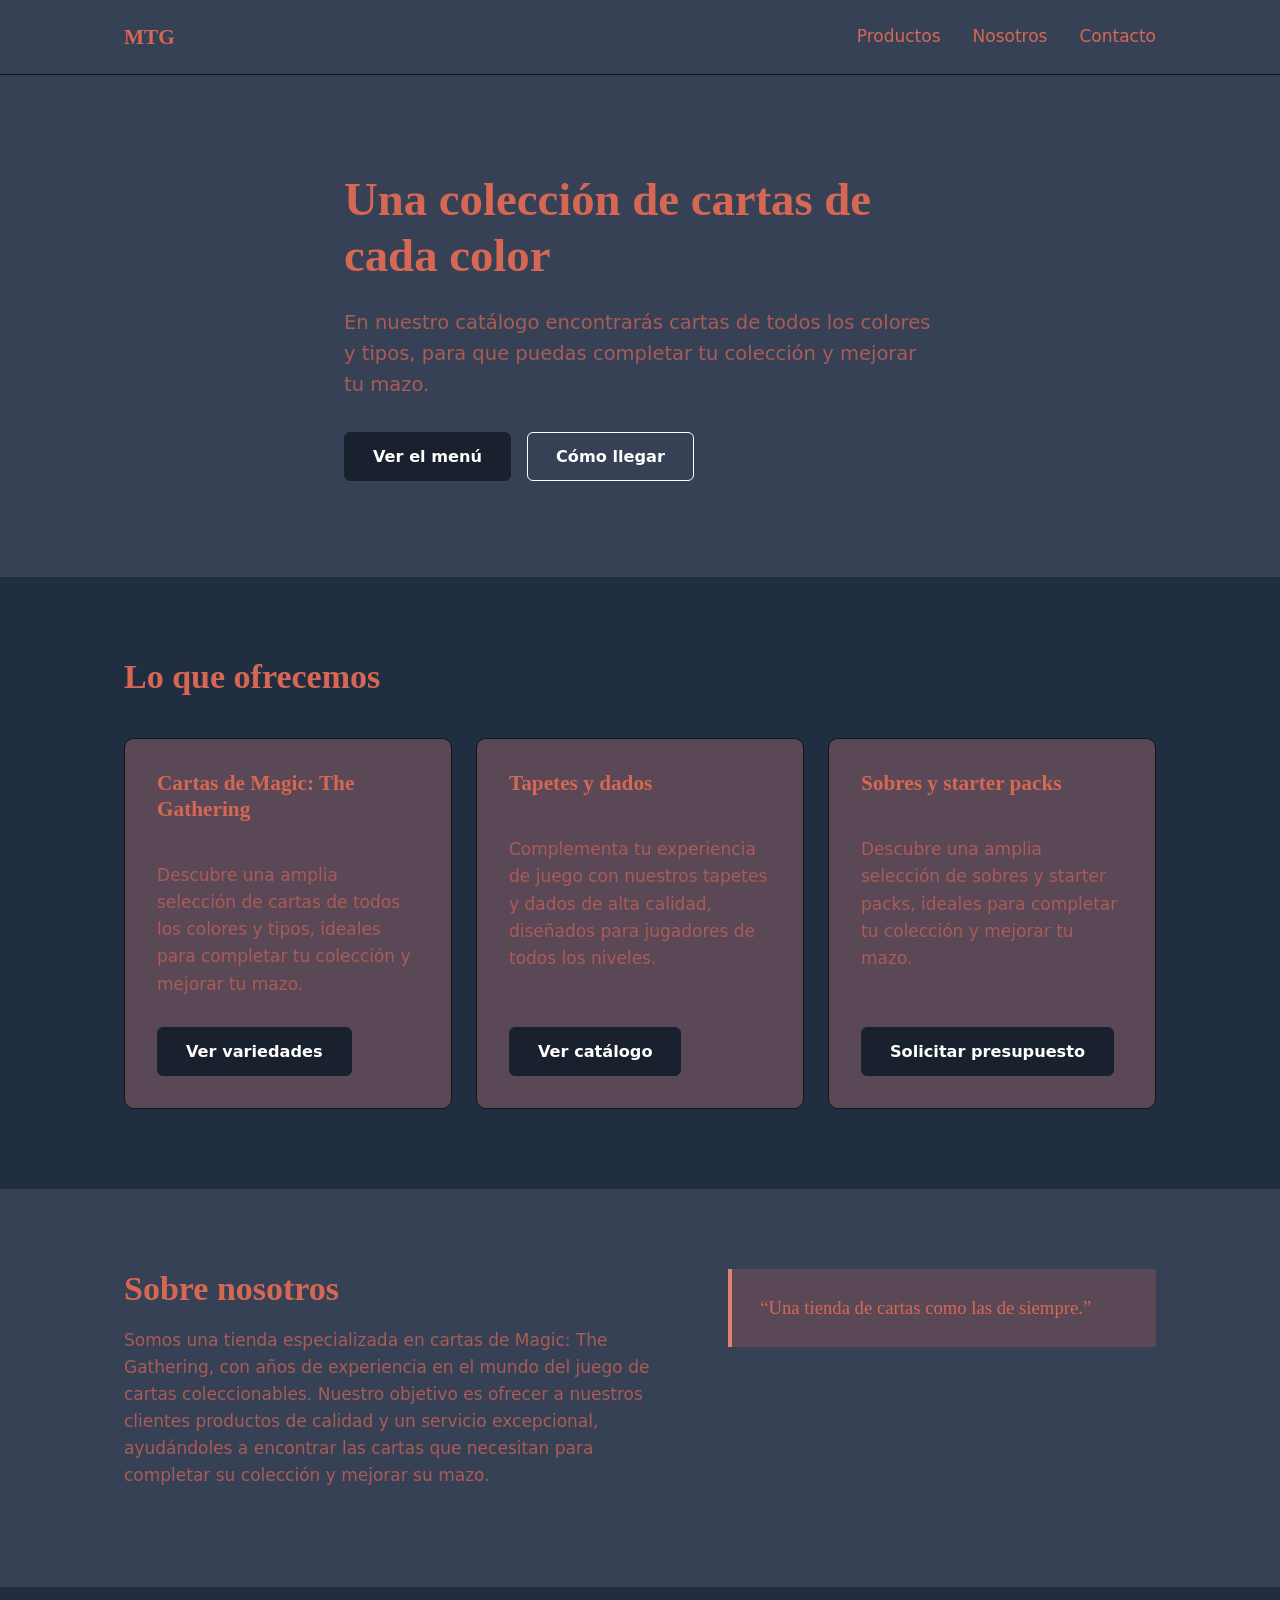
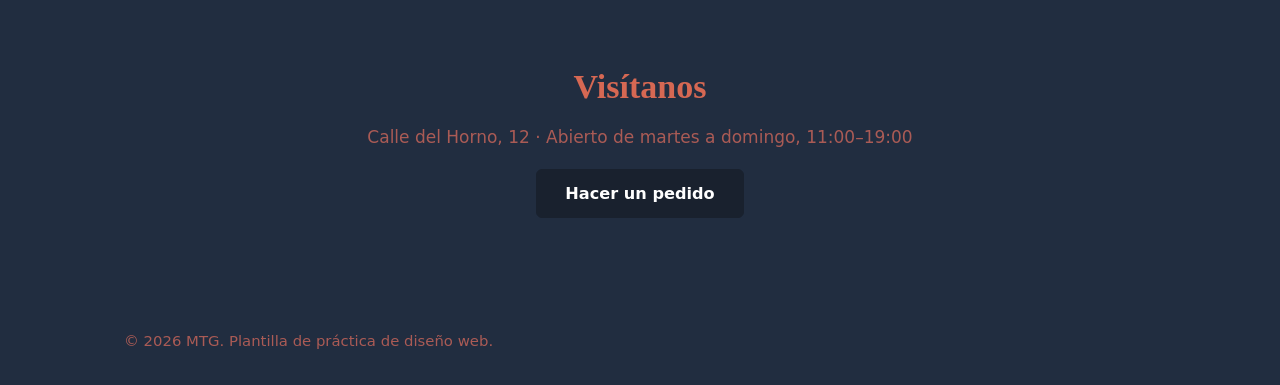
<file: Actividades/colores_y_tipografias/index.html>
<!DOCTYPE html>
<html lang="es">
<head>
  <meta charset="UTF-8">
  <meta name="viewport" content="width=device-width, initial-scale=1.0">
  <title>MTG — Magic: The Gathering</title>

  <!-- Tipografías de Google Fonts: cambia estos nombres por otras que quieras
       probar. Busca más en https://fonts.google.com y sustituye tanto el
       enlace de aquí como las variables --font-heading / --font-body en
       styles.css -->
  <link rel="preconnect" href="https://fonts.googleapis.com">
  <link rel="preconnect" href="https://fonts.gstatic.com" crossorigin>
  <link href="https://fonts.googleapis.com/css2?family=Fraunces:opsz,wght@9..144,400;9..144,600;9..144,700&family=Inter:wght@400;500;600&display=swap" rel="stylesheet">



  <link rel="stylesheet" href="styles.css">
</head>
<body>
  <!-- ===================== CABECERA ===================== -->
  <header class="cabecera">
    <div class="contenedor cabecera__interior">
      <p class="marca">MTG</p>
        <nav class="navegacion" aria-label="Navegación principal">
          <ul>
            <li><a href="#productos">Productos</a></li>
            <li><a href="#nosotros">Nosotros</a></li>
            <li><a href="#contacto">Contacto</a></li>
          </ul>
        </nav>      
    </div>
  </header>

  <main>
    <!-- ===================== HERO ===================== -->
    <section class="hero">
      <div class="contenedor hero__contenido">
        <h1>Una colección de cartas de cada color</h1>
        <p class="hero__texto">
          En nuestro catálogo encontrarás cartas de todos los colores y tipos, 
          para que puedas completar tu colección y mejorar tu mazo.
        </p>
        <div class="hero__acciones">
          <button class="boton boton--primario">Ver el menú</button>
          <button class="boton boton--secundario">Cómo llegar</button>
        </div>
      </div>
    </section>

    <!-- ===================== BLOQUES / TARJETAS ===================== -->
    <section id="productos" class="seccion seccion--alterna">
      <div class="contenedor">
        <h2>Lo que ofrecemos</h2>
        <div class="rejilla-tarjetas">

          <article class="tarjeta">
            <h3>Cartas de Magic: The Gathering</h3>
            <p>
              Descubre una amplia selección de cartas de todos los colores y tipos,
              ideales para completar tu colección y mejorar tu mazo.
            </p>
            <button class="boton boton--primario">Ver variedades</button>
          </article>

          <article class="tarjeta">
            <h3>Tapetes y dados</h3>
            <p>
              Complementa tu experiencia de juego con nuestros tapetes y dados
              de alta calidad, diseñados para jugadores de todos los niveles.
            </p>
            <button class="boton boton--primario">Ver catálogo</button>
          </article>

          <article class="tarjeta">
            <h3>Sobres y starter packs</h3>
            <p>
              Descubre una amplia selección de sobres y starter packs,
              ideales para completar tu colección y mejorar tu mazo.
            </p>
            <button class="boton boton--primario">Solicitar presupuesto</button>
          </article>

        </div>
      </div>
    </section>

    <!-- ===================== SOBRE NOSOTROS ===================== -->
    <section id="nosotros" class="seccion">
      <div class="contenedor seccion__dos-columnas">
        <div>
          <h2>Sobre nosotros</h2>
          <p>
            Somos una tienda especializada en cartas de Magic: The Gathering,
            con años de experiencia en el mundo del juego de cartas coleccionables.
            Nuestro objetivo es ofrecer a nuestros clientes productos de calidad
            y un servicio excepcional, ayudándoles a encontrar las cartas que
            necesitan para completar su colección y mejorar su mazo.
          </p>
        </div>
        <aside class="destacado">
          <p>
            &ldquo;Una tienda de cartas como las de siempre.&rdquo;
          </p>
        </aside>
      </div>
    </section>

    <!-- ===================== CONTACTO ===================== -->
    <section id="contacto" class="seccion seccion--alterna">
      <div class="contenedor seccion--centrada">
        <h2>Visítanos</h2>
        <p>Calle del Horno, 12 · Abierto de martes a domingo, 11:00–19:00</p>
        <button class="boton boton--primario">Hacer un pedido</button>
      </div>
    </section>
  </main>

  <!-- ===================== PIE DE PÁGINA ===================== -->
  <footer class="pie">
    <div class="contenedor">
      <p>&copy; 2026 MTG. Plantilla de práctica de diseño web.</p>
    </div>
  </footer>

</body>
</html>
</file>
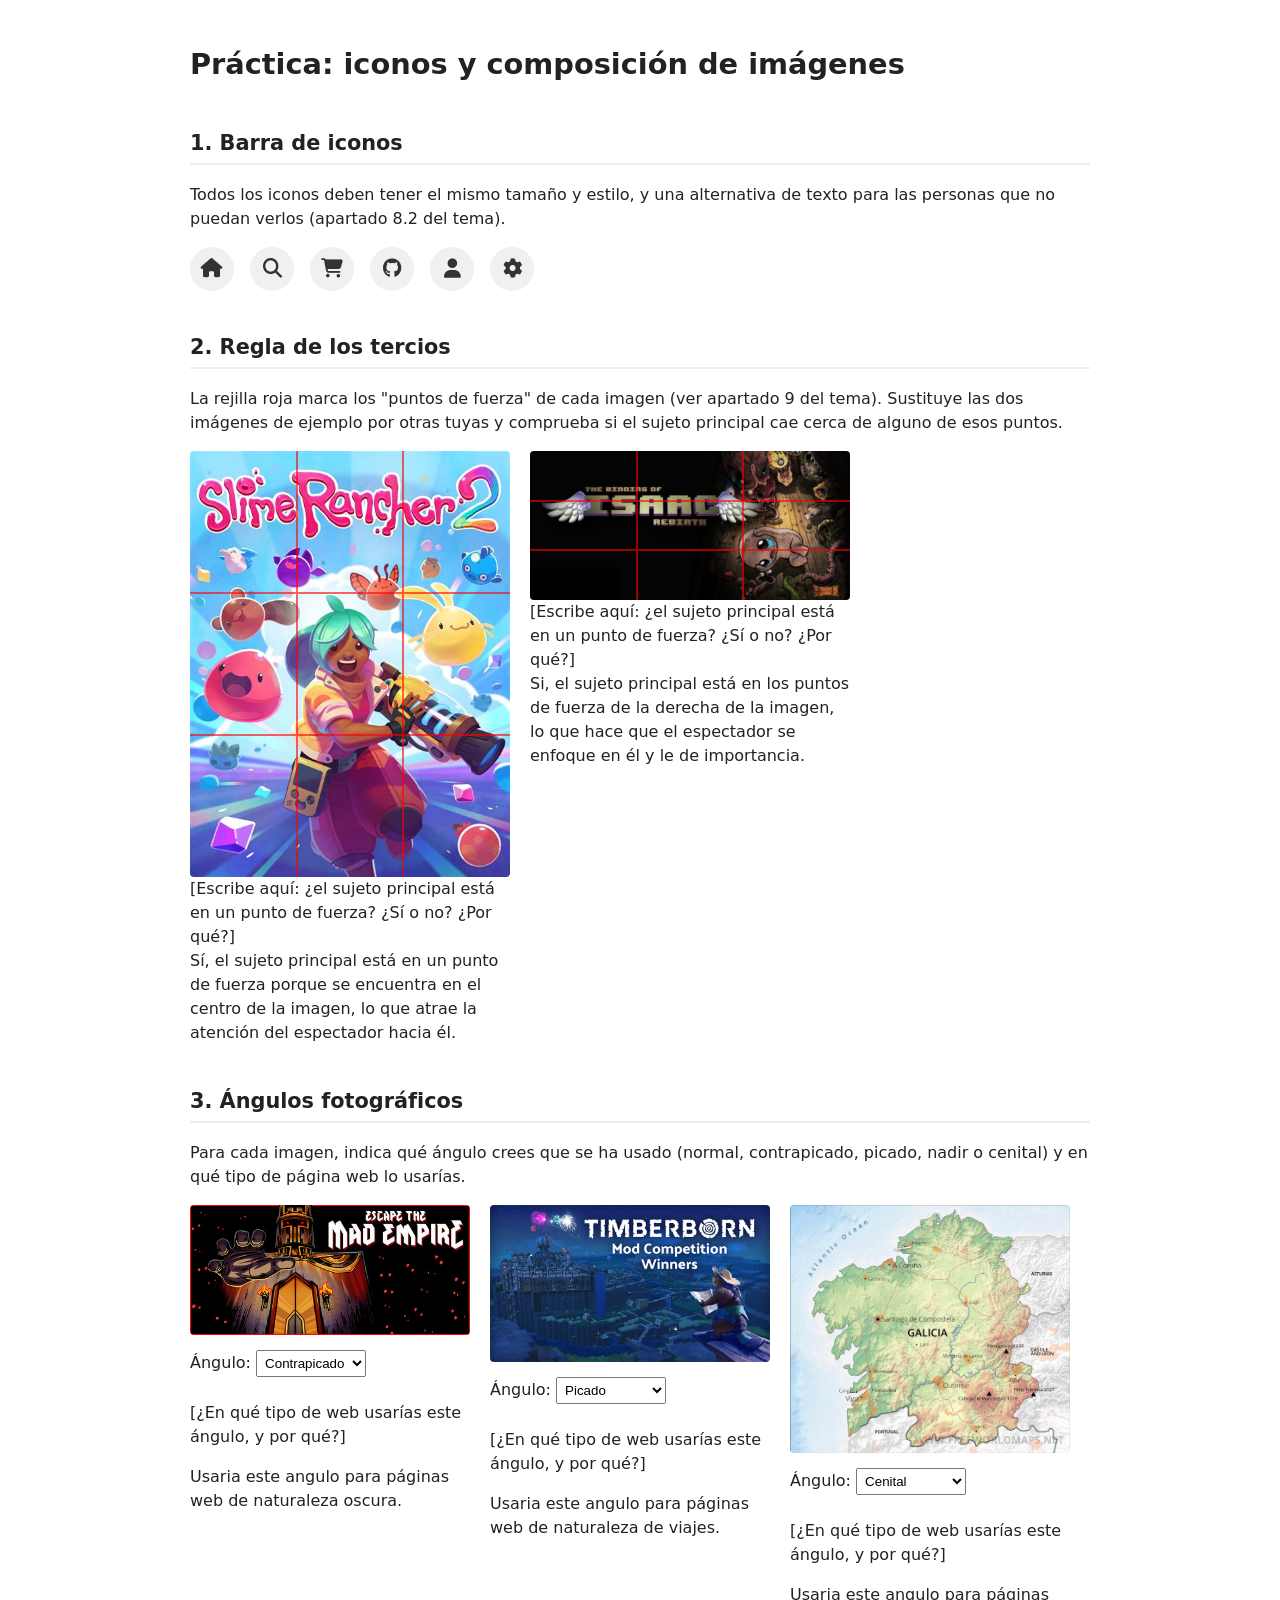
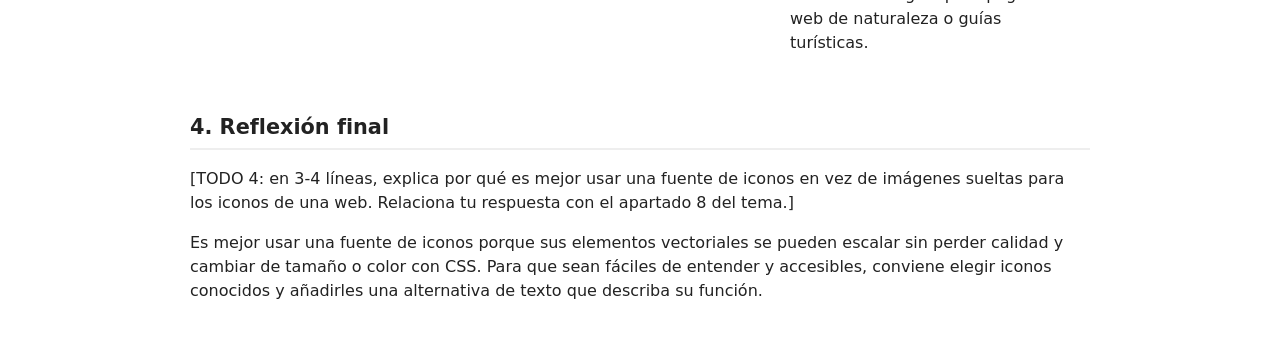
<file: Actividades/iconos_e_imagenes/practica-iconos-imagenes/index.html>
<!doctype html>
<html lang="es">
  <head>
    <meta charset="UTF-8" />
    <meta name="viewport" content="width=device-width, initial-scale=1.0" />
    <title>Práctica: iconos e imágenes</title>

    <!-- Font Awesome: fuente de iconos vectoriales gratuita (ver apartado 8.1 del tema) -->
    <link
      rel="stylesheet"
      href="https://cdnjs.cloudflare.com/ajax/libs/font-awesome/6.5.2/css/all.min.css"
    />

    <link rel="stylesheet" href="styles.css" />
  </head>
  <body>
    <h1>Práctica: iconos y composición de imágenes</h1>

    <!-- ===================== 1. BARRA DE ICONOS ===================== -->
    <section>
      <h2>1. Barra de iconos</h2>
      <p>
        Todos los iconos deben tener el mismo tamaño y estilo, y una alternativa
        de texto para las personas que no puedan verlos (apartado 8.2 del tema).
      </p>

      <nav class="barra-iconos">
        <a href="#" class="icono" aria-label="Inicio">
          <i class="fa-solid fa-house" aria-hidden="true"></i>
        </a>
        <a href="#" class="icono" aria-label="Buscar">
          <i class="fa-solid fa-magnifying-glass" aria-hidden="true"></i>
        </a>
        <a href="#" class="icono" aria-label="Carrito de la compra">
          <i class="fa-solid fa-cart-shopping" aria-hidden="true"></i>
        </a>
        <a href="#" class="icono" aria-label="Nuestro GitHub">
          <i class="fa-brands fa-github" aria-hidden="true"></i>
        </a>

        <!-- TODO 1: añade aquí al menos 2 iconos más.
           Busca su nombre de clase en https://fontawesome.com/icons
           (usa solo iconos marcados como "Free").
           Mantén siempre el mismo formato: <a> + aria-label + <i> -->
        <a href="#" class="icono" aria-label="Perfil de usuario">
          <i class="fa-solid fa-user" aria-hidden="true"></i>
        </a>
        <a href="#" class="icono" aria-label="Configuración">
          <i class="fa-solid fa-gear" aria-hidden="true"></i>
        </a>
      </nav>
    </section>

    <!-- ===================== 2. REGLA DE LOS TERCIOS ===================== -->
    <section>
      <h2>2. Regla de los tercios</h2>
      <p>
        La rejilla roja marca los "puntos de fuerza" de cada imagen (ver
        apartado 9 del tema). Sustituye las dos imágenes de ejemplo por otras
        tuyas y comprueba si el sujeto principal cae cerca de alguno de esos
        puntos.
      </p>

      <div class="galeria-tercios">
        <figure>
          <div class="marco-tercios">
            <img src="img/Slime_rancher2.jpg" alt="Portada Slime Rancher 2" />
            <!-- TODO 2a: cambia el src de esta imagen por una tuya propia -->
          </div>
          <figcaption>
            [Escribe aquí: ¿el sujeto principal está en un punto de fuerza? ¿Sí
            o no? ¿Por qué?]
            <br />
            Sí, el sujeto principal está en un punto de fuerza porque se
            encuentra en el centro de la imagen, lo que atrae la atención del
            espectador hacia él.
          </figcaption>
        </figure>

        <figure>
          <div class="marco-tercios">
            <img
              src="img/The_binding_of_isaac.jpg"
              alt="Portada The Binding of Isaac"
            />
            <!-- TODO 2b: cambia el src de esta imagen por otra tuya -->
          </div>
          <figcaption>
            [Escribe aquí: ¿el sujeto principal está en un punto de fuerza? ¿Sí
            o no? ¿Por qué?]
            <br />
            Si, el sujeto principal está en los puntos de fuerza de la derecha
            de la imagen, lo que hace que el espectador se enfoque en él y le de
            importancia.
          </figcaption>
        </figure>
      </div>
    </section>

    <!-- ===================== 3. ÁNGULOS FOTOGRÁFICOS ===================== -->
    <section>
      <h2>3. Ángulos fotográficos</h2>
      <p>
        Para cada imagen, indica qué ángulo crees que se ha usado (normal,
        contrapicado, picado, nadir o cenital) y en qué tipo de página web lo
        usarías.
      </p>

      <div class="galeria-angulos">
        <figure>
          <img
            src="img/Escape_de_mad_empire.jpg"
            alt="Imagen portada Escape de mad empire"
          />
          <figcaption>
            <label>
              <a>Ángulo:</a>
              <select>
                <option>Contrapicado</option>
                <option>Normal</option>
                <option>Picado</option>
                <option>Nadir</option>
                <option>Cenital</option>
              </select>
            </label>
            <p>[¿En qué tipo de web usarías este ángulo, y por qué?]</p>
            <p>Usaria este angulo para páginas web de naturaleza oscura.</p>
          </figcaption>
        </figure>

        <!-- TODO 3: duplica este bloque <figure> dos veces más, con dos
           imágenes propias que muestren ángulos distintos entre sí -->
        <figure>
          <img
            src="img/Timberborn_mod_winner.png"
            alt="Imagen concurso de mods Timberborn"
          />
          <figcaption>
            <label
              >Ángulo:
              <select>
                <option>Picado</option>
                <option>Contrapicado</option>
                <option>Normal</option>
                <option>Nadir</option>
                <option>Cenital</option>
              </select>
            </label>
            <p>[¿En qué tipo de web usarías este ángulo, y por qué?]</p>
            <p>
              Usaria este angulo para páginas web de naturaleza de viajes.
            </p>
          </figcaption>
        </figure>
        <figure>
          <img
            src="img/mapa_galicia.jpg"
            alt="Imagen de un mapa de Galicia"
          />
          <figcaption>
            <label
              >Ángulo:
              <select>
                <option>Cenital</option>
                <option>Contrapicado</option>
                <option>Normal</option>
                <option>Picado</option>
                <option>Nadir</option>
              </select>
            </label>
            <p>[¿En qué tipo de web usarías este ángulo, y por qué?]</p>
            <p>
              Usaria este angulo para páginas web de naturaleza o guías turísticas.
            </p>
          </figcaption>
        </figure>
      </div>
    </section>

    <!-- ===================== 4. REFLEXIÓN FINAL ===================== -->
    <section>
      <h2>4. Reflexión final</h2>
      <p>
      [TODO 4: en 3-4 líneas, explica por qué es mejor usar una fuente de
      iconos en vez de imágenes sueltas para los iconos de una web. Relaciona
      tu respuesta con el apartado 8 del tema.]
      </p>
      <p>
        Es mejor usar una fuente de iconos porque sus elementos vectoriales se
        pueden escalar sin perder calidad y cambiar de tamaño o color con CSS.
        Para que sean fáciles de entender y accesibles, conviene elegir iconos 
        conocidos y añadirles una alternativa de texto que describa su función.
      </p>

    </section>
  </body>
</html>
</file>
<file: Actividades/colores_y_tipografias/styles.css>
/* ==========================================================================
   PLANTILLA DE PRÁCTICA — colores y tipografía

   Todo lo que necesitas cambiar para experimentar con una paleta o una
   tipografía distinta está reunido aquí arriba, en :root. El resto de la
   hoja de estilos NO se toca: usa estas variables con var(--nombre),
   así que basta con cambiar un valor aquí para que se actualice en toda
   la página.

   Herramientas útiles para elegir paleta:
     - https://coolors.co
     - https://colorhunt.co
     - https://color.adobe.com

   Herramientas útiles para elegir tipografía:
     - https://fonts.google.com  (recuerda actualizar también el <link>
       en el <head> del archivo index.html si cambias de tipografía)
     - https://fontpair.co (para ver combinaciones de dos tipografías)
   ========================================================================== */

:root {

  /* ---- 1. COLOR DE FONDO GENERAL ----
     El fondo de la página y de las secciones "normales". */
  --color-fondo: #364156;

  /* ---- 2. COLOR DE FONDO ALTERNO ----
     Para secciones que quieres diferenciar del fondo general
     (ver clase .seccion--alterna en el HTML). */
  --color-fondo-alterno: #212D40;

  /* ---- 3. COLOR DE FONDO DE BLOQUES / TARJETAS ----
     El fondo de las tarjetas de producto y del bloque destacado. */
  --color-bloque: #5A4857;
  --color-bloque-borde: #11151C;

  /* ---- 4. COLOR DE TEXTO ----
     Texto principal y texto secundario (más apagado, para descripciones). */
  --color-texto: #D66853;
  --color-texto-secundario: #AA5B55; /* 60% de opacidad */

  /* ---- 5. COLOR DE BOTONES ----
     Botón primario (la acción principal) y su estado al pasar el ratón,
     más el botón secundario (acción menos importante). */
  --color-boton-primario: #19212E;
  --color-boton-primario-hover: #11151C;
  --color-boton-texto: #FFFFFF;

  --color-boton-secundario: transparent;
  --color-boton-secundario-borde: #FFFFFF;
  --color-boton-secundario-texto: #FFFFFF;

  /* ---- 6. COLOR DE ACENTO ----
     Úsalo con moderación: un detalle, no todo el fondo. Aquí se usa en el
     borde izquierdo del bloque destacado ("aside"). */
  --color-acento: #DD8271;

  /* ---- 7. TIPOGRAFÍA ----
     --font-titulos se usa en h1, h2, h3.
      - 'Fraunces' (Primera opción): Fuente moderna con remates (serif). Si está
        importad vía Google Fonts o @font-face, el navegador la usará como prioridad.
      - Georgia (Reserva del sistema): Si 'Fraunces' falla o aún no se he descargado,
        usará Georgia, una fuente muy extendida y presente por defectoen casi todos 
        los sistemas (Windows, macOS, iOS).
      - serif (Reserva genérica): Si ninguna de las dos anteriores está disponible, 
        el sistema cargará su fuente serif predeterminada (como Times New Roman).

     --font-cuerpo se usa en párrafos, botones y menú.
      - 'Inter' (Primera opción): Una de las fuentes web sans-serif más populares 
        para interfaces UI por su excelente legibilidad en pantallas pequeñas.
      - system-ui (Reserva de sistema nativa): Si 'Inter' no está disponible, el 
        navegador recurrirá a la tipografía por defecto del sistema operativo del 
        usuario (por ejemplo, San Francisco en iOS/macOS, Segoe UI en Windows o 
        Roboto en Android).
      - sans-serif (Reserva genérica): La categoría genérica sin remates de último 
        recurso (como Arial o Helvetica).
     Si cambias de tipografía, actualiza también el <link> de Google Fonts
     en el <head> de index.html. */
  --font-titulos: 'Cinzel', Georgia, serif;
  --font-cuerpo: 'Scoutie Sans', system-ui, sans-serif;

  /* Tamaño base del texto; los demás tamaños están definidos en "em",
     así que cambiar este valor escala toda la tipografía proporcionalmente. */
  --tamano-base: 17px;
}



/* ==========================================================================
   ESTILOS BASE
   ========================================================================== */

* {
  box-sizing: border-box;
}

body {
  margin: 0;
  background-color: var(--color-fondo);
  color: var(--color-texto);
  font-family: var(--font-cuerpo);
  font-size: var(--tamano-base);
  line-height: 1.6;
}

h1, h2, h3 {
  font-family: var(--font-titulos);
  font-weight: 600;
  line-height: 1.2;
  margin: 0 0 0.5em;
}

h1 { font-size: 2.75em; font-weight: 700; }
h2 { font-size: 2em; }
h3 { font-size: 1.25em; }

p {
  color: var(--color-texto-secundario);
  max-width: 65ch;
}

.contenedor {
  max-width: 1080px;
  margin: 0 auto;
  padding: 0 24px;
}

/* ==========================================================================
   CABECERA Y NAVEGACIÓN
   ========================================================================== */

.cabecera {
  background-color: var(--color-fondo);
  border-bottom: 1px solid var(--color-bloque-borde);
  position: sticky;
  top: 0;
}

.cabecera__interior {
  display: flex;
  align-items: center;
  justify-content: space-between;
  padding-top: 20px;
  padding-bottom: 20px;
}

.marca {
  font-family: var(--font-titulos);
  font-weight: 600;
  font-size: 1.25em;
  margin: 0;
  color: var(--color-texto);
}

.navegacion ul {
  list-style: none;
  display: flex;
  gap: 32px;
  margin: 0;
  padding: 0;
}

.navegacion a {
  color: var(--color-texto);
  text-decoration: none;
  font-weight: 500;
}

.navegacion a:hover {
  color: var(--color-boton-primario);
}

/* ==========================================================================
   HERO
   ========================================================================== */

.hero {
  padding: 96px 0;
}

.hero__contenido {
  max-width: 640px;
}

.hero__texto {
  font-size: 1.15em;
}

.hero__acciones {
  display: flex;
  gap: 16px;
  margin-top: 32px;
}

/* ==========================================================================
   BOTONES
   ========================================================================== */

.boton {
  font-family: var(--font-cuerpo);
  font-size: 0.95em;
  font-weight: 600;
  padding: 14px 28px;
  border-radius: 6px;
  cursor: pointer;
  transition: background-color 0.15s ease, color 0.15s ease;
}

.boton--primario {
  background-color: var(--color-boton-primario);
  color: var(--color-boton-texto);
  border: 1px solid var(--color-boton-primario);
}

.boton--primario:hover {
  background-color: var(--color-boton-primario-hover);
  border-color: var(--color-boton-primario-hover);
}

.boton--secundario {
  background-color: var(--color-boton-secundario);
  color: var(--color-boton-secundario-texto);
  border: 1px solid var(--color-boton-secundario-borde);
}

.boton--secundario:hover {
  background-color: var(--color-boton-secundario-borde);
  color: var(--color-fondo);
}

/* ==========================================================================
   SECCIONES
   ========================================================================== */

.seccion {
  padding: 80px 0;
}

.seccion--alterna {
  background-color: var(--color-fondo-alterno);
}

.seccion--centrada {
  text-align: center;
}

.seccion--centrada p {
  margin-left: auto;
  margin-right: auto;
}

.seccion__dos-columnas {
  display: grid;
  grid-template-columns: 1.3fr 1fr;
  gap: 48px;
  align-items: start;
}

/* ==========================================================================
   TARJETAS (bloques de producto)
   ========================================================================== */

.rejilla-tarjetas {
  display: grid;
  grid-template-columns: repeat(3, 1fr);
  gap: 24px;
  margin-top: 40px;
}

.tarjeta {
  background-color: var(--color-bloque);
  border: 1px solid var(--color-bloque-borde);
  border-radius: 10px;
  padding: 32px;
  display: flex;
  flex-direction: column;
  gap: 12px;
  align-items: flex-start;
}

.tarjeta .boton {
  margin-top: auto;
}

/* Bloque destacado (cita), con el color de acento como detalle en el borde */
.destacado {
  background-color: var(--color-bloque);
  border-left: 4px solid var(--color-acento);
  padding: 24px 28px;
  font-family: var(--font-titulos);
  font-size: 1.1em;
}

.destacado p {
  color: var(--color-texto);
  margin: 0;
}

/* ==========================================================================
   PIE DE PÁGINA
   ========================================================================== */

.pie {
  background-color: var(--color-fondo-alterno);
  padding: 32px 0;
}

.pie p {
  font-size: 0.875em;
  margin: 0;
}

/* ==========================================================================
   RESPONSIVE
   ========================================================================== */

@media (max-width: 768px) {
  .rejilla-tarjetas {
    grid-template-columns: 1fr;
  }

  .seccion__dos-columnas {
    grid-template-columns: 1fr;
  }

  h1 {
    font-size: 2.1em;
  }

  .navegacion ul {
    gap: 20px;
  }
}
</file>
<file: Actividades/iconos_e_imagenes/practica-iconos-imagenes/styles.css>
/* ===================== ESTILOS BASE ===================== */

body {
  font-family: system-ui, sans-serif;
  max-width: 900px;
  margin: 0 auto;
  padding: 24px;
  line-height: 1.5;
  color: #222;
}

h1 { font-size: 1.8em; }

h2 {
  font-size: 1.3em;
  margin-top: 2em;
  border-bottom: 2px solid #eee;
  padding-bottom: 4px;
}

section { margin-bottom: 2em; }

/* ===================== 1. BARRA DE ICONOS ===================== */

.barra-iconos {
  display: flex;
  gap: 16px;
}

.icono {
  display: inline-flex;
  align-items: center;
  justify-content: center;
  width: 44px;
  height: 44px;
  border-radius: 50%;
  background-color: #f0f0f0;
  color: #333;
  font-size: 1.2em; /* tamaño de TODOS los iconos: cámbialo aquí para afectarlos a todos por igual */
  text-decoration: none;
  transition: background-color 0.15s ease, color 0.15s ease;
}

.icono:hover {
  background-color: #2F6F4F;
  color: #ffffff;
}

/* ===================== 2. REGLA DE LOS TERCIOS ===================== */

.galeria-tercios {
  display: flex;
  gap: 20px;
  flex-wrap: wrap;
}

.galeria-tercios figure {
  margin: 0;
  max-width: 320px;
}

/* Este div envuelve SOLO la imagen: la rejilla debe cubrir exactamente el
   área de la foto, sin extenderse sobre el pie de foto de debajo. */
.marco-tercios {
  position: relative;
  line-height: 0; /* evita un hueco extra debajo de la imagen */
}

.marco-tercios img {
  display: block;
  width: 100%;
  height: auto;
  border-radius: 4px;
}

/* Rejilla de la regla de los tercios, dibujada solo con CSS (sin necesitar
   una imagen aparte): dos líneas verticales y dos horizontales que dividen
   el marco en 3x3 partes iguales. */
.marco-tercios::after {
  content: "";
  position: absolute;
  inset: 0;
  pointer-events: none;
  background-image:
    linear-gradient(to right,
      transparent calc(33.333% - 1px), red calc(33.333% - 1px), red calc(33.333% + 1px), transparent calc(33.333% + 1px),
      transparent calc(66.666% - 1px), red calc(66.666% - 1px), red calc(66.666% + 1px), transparent calc(66.666% + 1px)),
    linear-gradient(to bottom,
      transparent calc(33.333% - 1px), red calc(33.333% - 1px), red calc(33.333% + 1px), transparent calc(33.333% + 1px),
      transparent calc(66.666% - 1px), red calc(66.666% - 1px), red calc(66.666% + 1px), transparent calc(66.666% + 1px));
  opacity: 0.6;
}

.marco-tercios figcaption {
  font-size: 0.9em;
  color: #555;
  margin-top: 6px;
}

/* ===================== 3. ÁNGULOS FOTOGRÁFICOS ===================== */

.galeria-angulos {
  display: flex;
  gap: 20px;
  flex-wrap: wrap;
}

.galeria-angulos figure {
  max-width: 280px;
  margin: 0;
}

.galeria-angulos img {
  width: 100%;
  height: auto;
  border-radius: 4px;
}

.galeria-angulos select {
  margin: 8px 0;
  padding: 4px;
}
</file>
